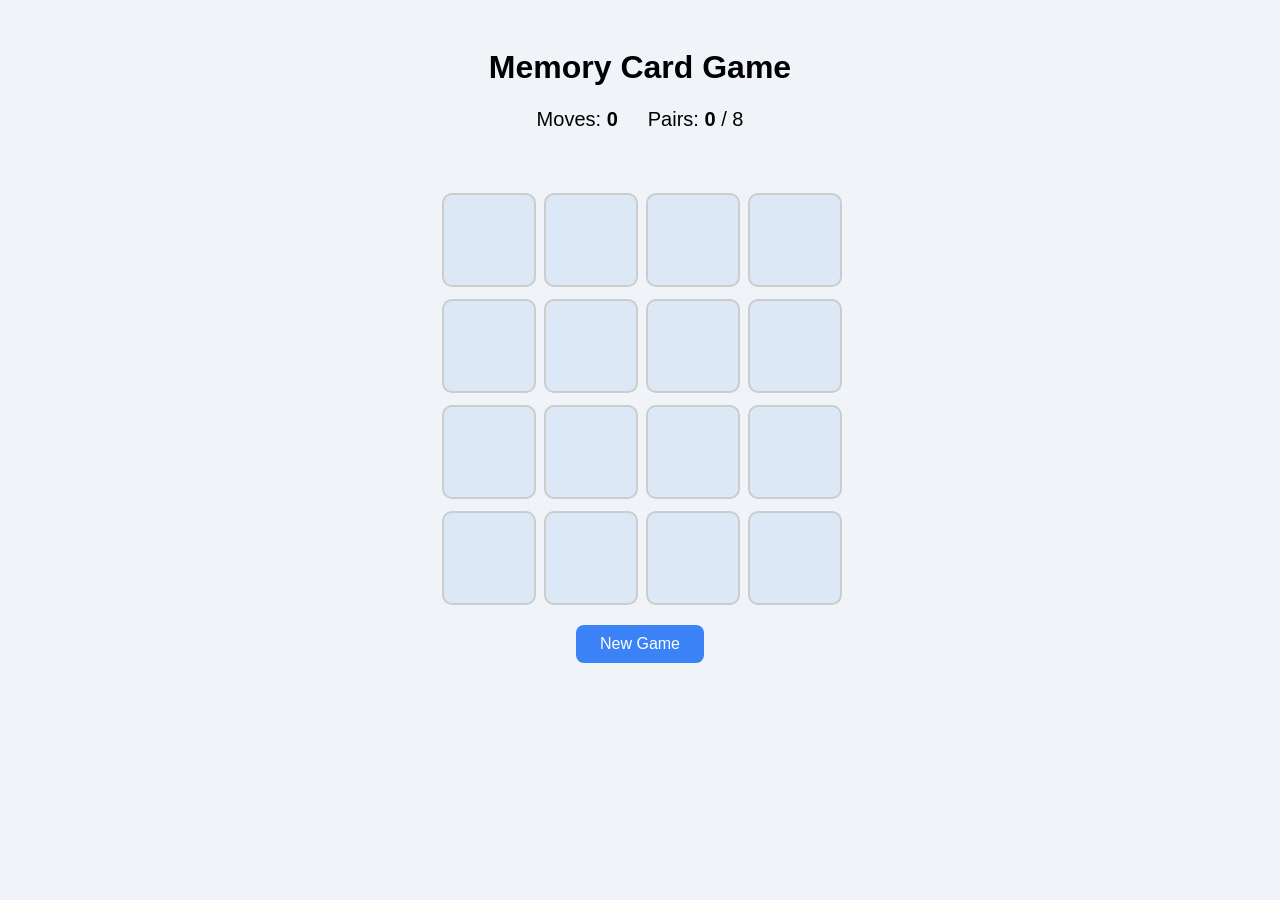
<file: index.html>
<!DOCTYPE html>
<html>
<head>
  <title>Memory Card Game</title>
  <meta charset="UTF-8">
  <style>
    body { font-family: sans-serif; text-align: center; background: #f0f4f8; padding: 20px; }

    #hud { display: flex; justify-content: center; gap: 30px; margin-bottom: 20px; font-size: 20px; }

    #grid {
      display: grid;
      grid-template-columns: repeat(4, 90px);
      gap: 12px;
      justify-content: center;
      margin-bottom: 20px;
    }

    .card {
      width: 90px; height: 90px;
      font-size: 36px;
      border-radius: 10px;
      border: 2px solid #ccc;
      background: #dce8f5;
      cursor: pointer;
      display: flex; align-items: center; justify-content: center;
    }

    .card.flipped  { background: white; }
    .card.matched  { background: #d4edda; border-color: #28a745; opacity: 0.7; }

    button { padding: 10px 24px; font-size: 16px; border-radius: 8px;
             border: none; background: #3b82f6; color: white; cursor: pointer; }

    #message { font-size: 22px; color: #16a34a; margin: 12px 0; min-height: 30px; }
  </style>
</head>
<body>

  <h1>Memory Card Game</h1>

  <div id="hud">
    <span>Moves: <strong id="moves">0</strong></span>
    <span>Pairs: <strong id="pairs">0</strong> / 8</span>
  </div>

  <div id="message"></div>
  <div id="grid"></div>
  <button onclick="startGame()">New Game</button>
  <script src="Logic-Sol-Class.js"></script>
</body>
</html>
</file>
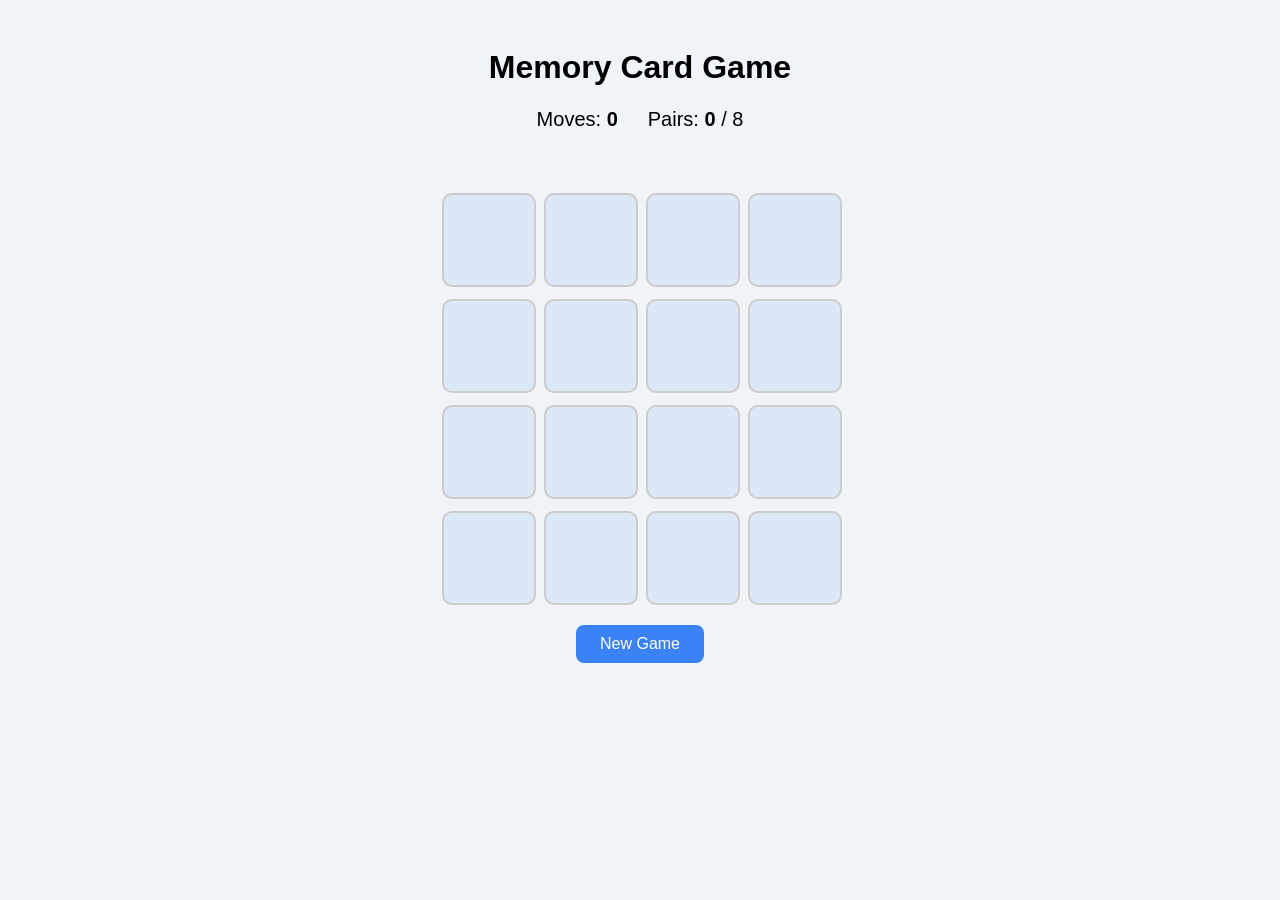
<file: MemoryGame-Sol.html>
<!DOCTYPE html>
<html>
<head>
  <title>Memory Card Game</title>
  <meta charset="UTF-8">
  <style>
    body { font-family: sans-serif; text-align: center; background: #f0f4f8; padding: 20px; }

    #hud { display: flex; justify-content: center; gap: 30px; margin-bottom: 20px; font-size: 20px; }

    #grid {
      display: grid;
      grid-template-columns: repeat(4, 90px);
      gap: 12px;
      justify-content: center;
      margin-bottom: 20px;
    }

    .card {
      width: 90px; height: 90px;
      font-size: 36px;
      border-radius: 10px;
      border: 2px solid #ccc;
      background: #dce8f5;
      cursor: pointer;
      display: flex; align-items: center; justify-content: center;
    }

    .card.flipped  { background: white; }
    .card.matched  { background: #d4edda; border-color: #28a745; opacity: 0.7; }

    button { padding: 10px 24px; font-size: 16px; border-radius: 8px;
             border: none; background: #3b82f6; color: white; cursor: pointer; }

    #message { font-size: 22px; color: #16a34a; margin: 12px 0; min-height: 30px; }
  </style>
</head>
<body>

  <h1>Memory Card Game</h1>

  <div id="hud">
    <span>Moves: <strong id="moves">0</strong></span>
    <span>Pairs: <strong id="pairs">0</strong> / 8</span>
  </div>

  <div id="message"></div>
  <div id="grid"></div>
  <button onclick="startGame()">New Game</button>

  <script src="Logic-Sol-Class.js">
    
  </script>
</body>
</html>
</file>
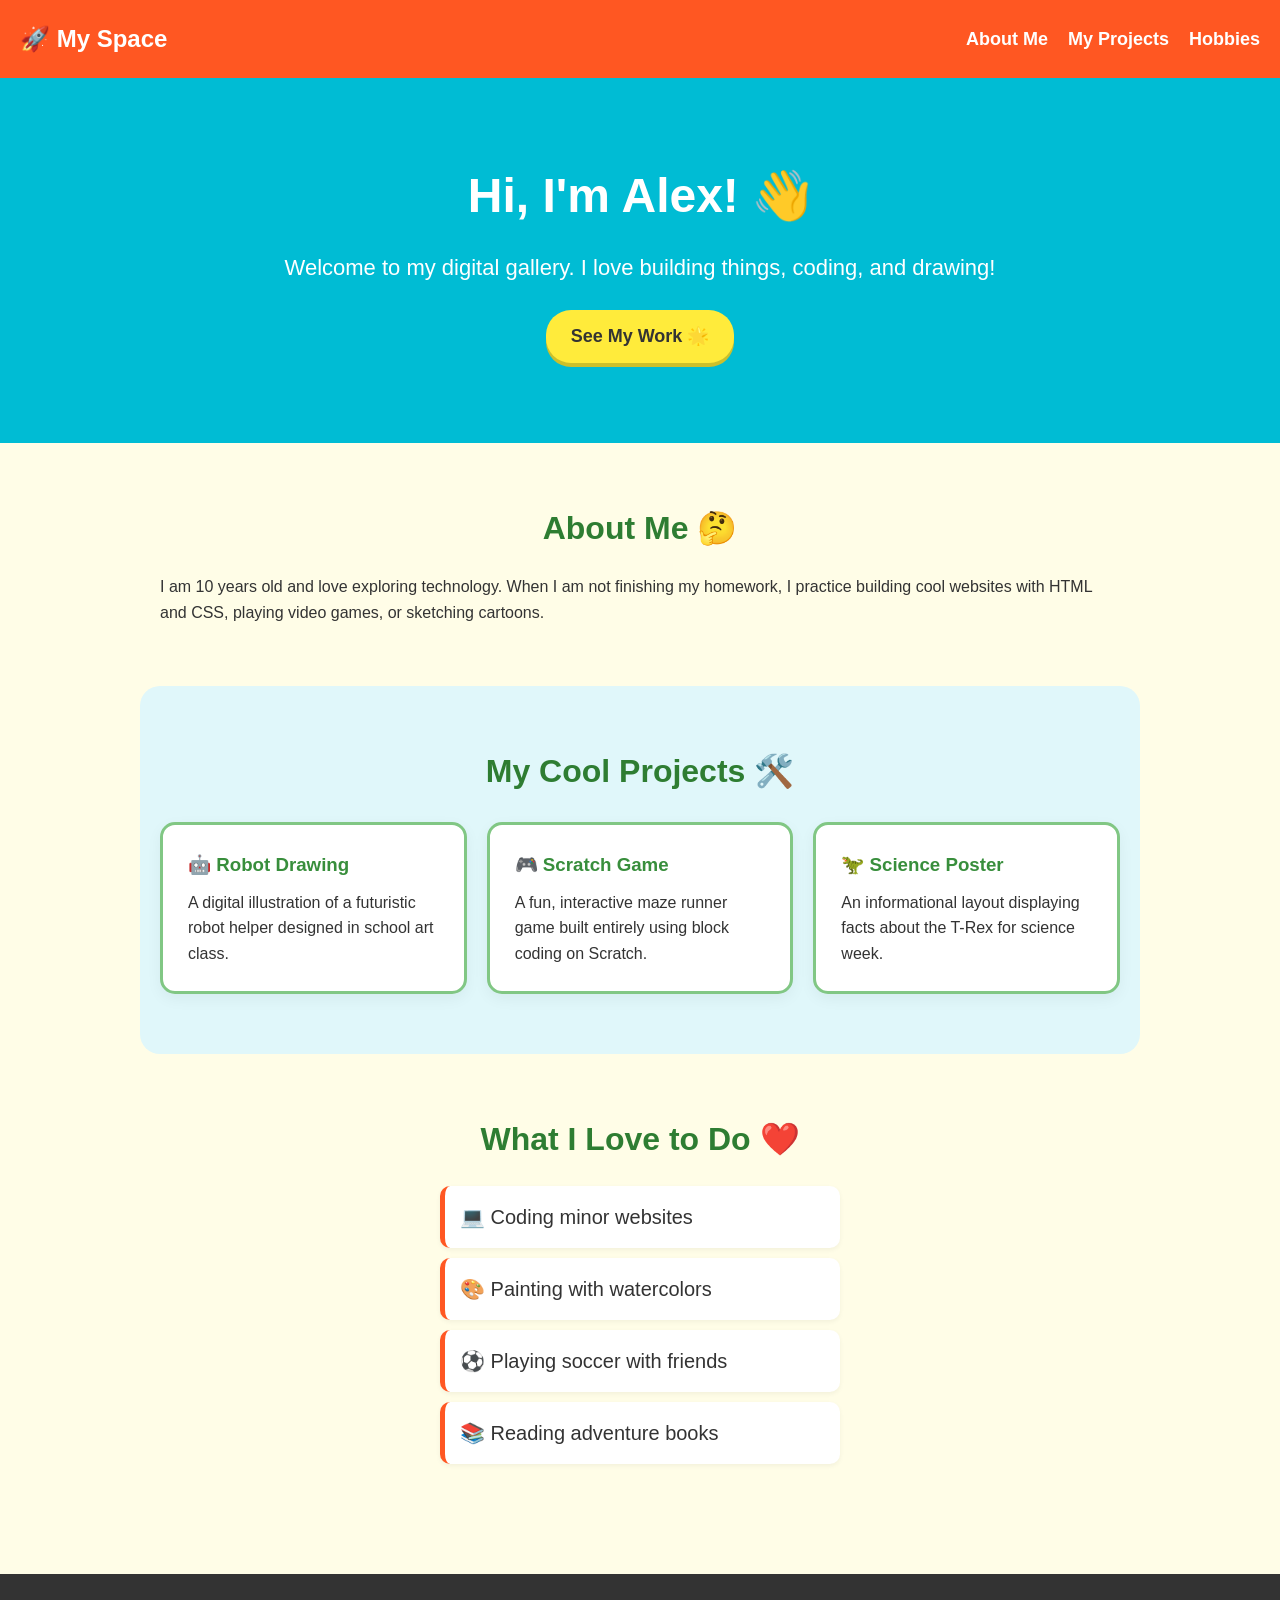
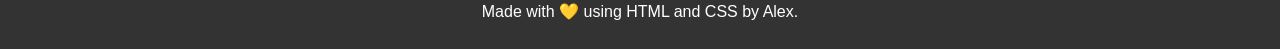
<file: portfolio.html>
<!DOCTYPE html>
<html lang="en">
<head>
    <meta charset="UTF-8">
    <meta name="viewport" content="width=device-width, initial-scale=1.0">
    <title>My Awesome Portfolio!</title>
    <link rel="stylesheet" href="portfolio.css">
</head>
<body>

    <!-- Header & Navigation -->
    <header>
        <div class="logo">🚀 My Space</div>
        <nav>
            <ul>
                <li><a href="#about">About Me</a></li>
                <li><a href="#projects">My Projects</a></li>
                <li><a href="#hobbies">Hobbies</a></li>
            </ul>
        </nav>
    </header>

    <!-- Welcome Hero Section -->
    <section id="hero" class="hero-section">
        <h1>Hi, I'm Alex! 👋</h1>
        <p>Welcome to my digital gallery. I love building things, coding, and drawing!</p>
        <a href="#projects" class="btn">See My Work 🌟</a>
    </section>

    <!-- About Me Section -->
    <section id="about" class="container">
        <h2>About Me 🤔</h2>
        <div class="about-content">
            <p>I am 10 years old and love exploring technology. When I am not finishing my homework, I practice building cool websites with HTML and CSS, playing video games, or sketching cartoons.</p>
        </div>
    </section>

    <!-- Projects Grid Section -->
    <section id="projects" class="container bg-light">
        <h2>My Cool Projects 🛠️</h2>
        <div class="grid">
            <!-- Project 1 -->
            <div class="card">
                <h3>🤖 Robot Drawing</h3>
                <p>A digital illustration of a futuristic robot helper designed in school art class.</p>
            </div>
            <!-- Project 2 -->
            <div class="card">
                <h3>🎮 Scratch Game</h3>
                <p>A fun, interactive maze runner game built entirely using block coding on Scratch.</p>
            </div>
            <!-- Project 3 -->
            <div class="card">
                <h3>🦖 Science Poster</h3>
                <p>An informational layout displaying facts about the T-Rex for science week.</p>
            </div>
        </div>
    </section>

    <!-- Hobbies Section -->
    <section id="hobbies" class="container">
        <h2>What I Love to Do ❤️</h2>
        <ul class="hobby-list">
            <li>💻 Coding minor websites</li>
            <li>🎨 Painting with watercolors</li>
            <li>⚽ Playing soccer with friends</li>
            <li>📚 Reading adventure books</li>
        </ul>
    </section>

    <!-- Footer -->
    <footer>
        <p>Made with 💛 using HTML and CSS by Alex.</p>
    </footer>

</body>
</html>
</file>
<file: portfolio.css>
/* General Page Styling */
* {
    margin: 0;
    padding: 0;
    box-sizing: border-box;
    font-family: 'Comic Sans MS', 'Chalkboard SE', 'Ubuntu', sans-serif;
}

body {
    background-color: #FFFDE7; /* Soft yellow tint */
    color: #333333;
    line-height: 1.6;
}

/* Header & Navbar */
header {
    background: #FF5722; /* Vibrant orange */
    color: white;
    padding: 20px;
    display: flex;
    justify-content: space-between;
    align-items: center;
    box-shadow: 0 4px 6px rgba(0,0,0,0.1);
}

.logo {
    font-size: 24px;
    font-weight: bold;
}

nav ul {
    display: flex;
    list-style: none;
}

nav ul li {
    margin-left: 20px;
}

nav ul li a {
    color: white;
    text-decoration: none;
    font-weight: bold;
    font-size: 18px;
}

nav ul li a:hover {
    text-decoration: underline;
}

/* Hero Section */
.hero-section {
    background: #00BCD4; /* Bright cyan */
    color: white;
    text-align: center;
    padding: 80px 20px;
}

.hero-section h1 {
    font-size: 48px;
    margin-bottom: 15px;
}

.hero-section p {
    font-size: 22px;
    margin-bottom: 25px;
}

.btn {
    background-color: #FFEB3B; /* Pop yellow button */
    color: #333;
    padding: 12px 25px;
    text-decoration: none;
    font-weight: bold;
    font-size: 18px;
    border-radius: 25px;
    display: inline-block;
    transition: transform 0.2s;
    box-shadow: 0 4px 0 #CBC02C;
}

.btn:hover {
    transform: scale(1.05);
}

/* Layout Containers */
.container {
    padding: 60px 20px;
    max-width: 1000px;
    margin: 0 auto;
}

.bg-light {
    background-color: #E0F7FA; /* Light soft blue */
    border-radius: 20px;
}

h2 {
    font-size: 32px;
    color: #2E7D32; /* Deep green for headers */
    margin-bottom: 20px;
    text-align: center;
}

/* Grid & Cards */
.grid {
    display: grid;
    grid-template-columns: repeat(auto-fit, minmax(250px, 1fr));
    gap: 20px;
    margin-top: 25px;
}

.card {
    background: white;
    padding: 25px;
    border-radius: 15px;
    box-shadow: 0 5px 15px rgba(0,0,0,0.05);
    border: 3px solid #81C784;
}

.card h3 {
    margin-bottom: 10px;
    color: #388E3C;
}

/* Hobbies List */
.hobby-list {
    list-style: none;
    max-width: 400px;
    margin: 0 auto;
}

.hobby-list li {
    font-size: 20px;
    background: white;
    margin: 10px 0;
    padding: 15px;
    border-radius: 10px;
    border-left: 5px solid #FF5722;
    box-shadow: 0 2px 5px rgba(0,0,0,0.05);
}

/* Footer Section */
footer {
    background: #333333;
    color: white;
    text-align: center;
    padding: 25px;
    font-size: 16px;
    margin-top: 40px;
}
</file>
